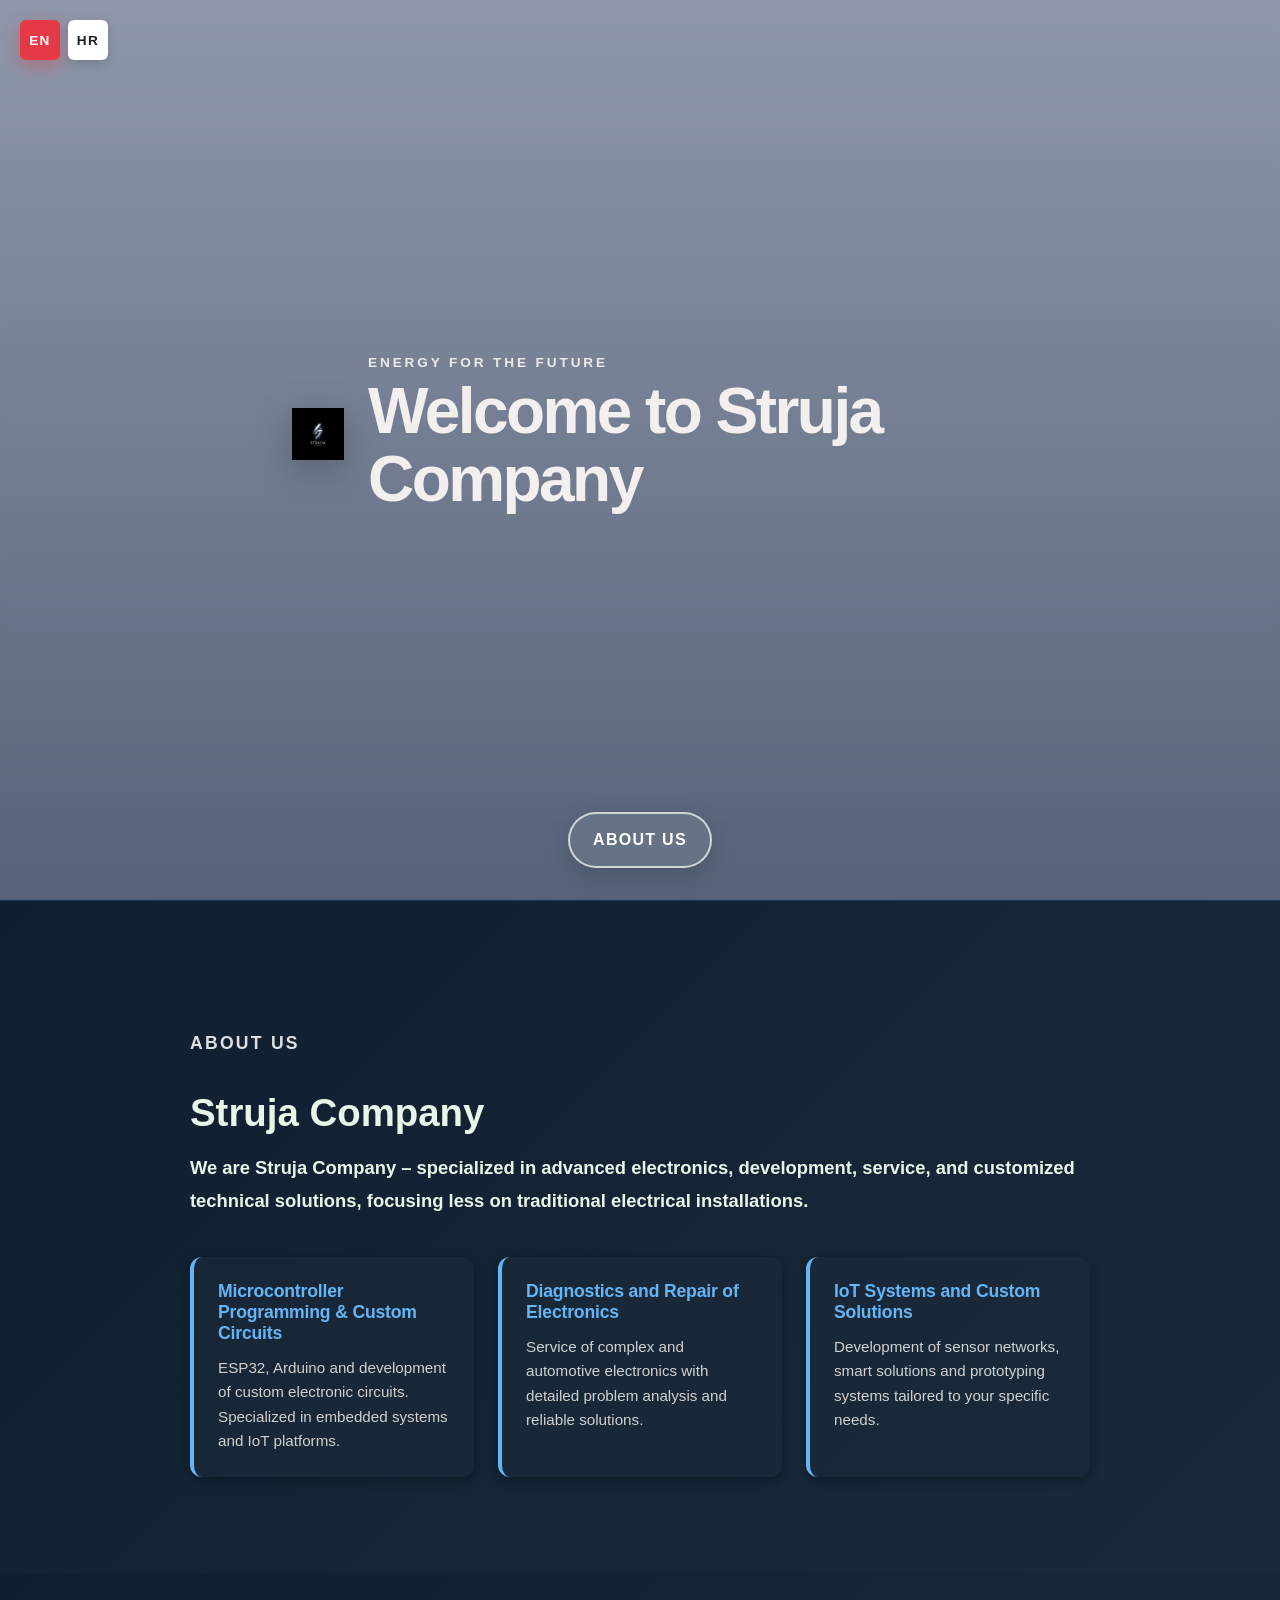
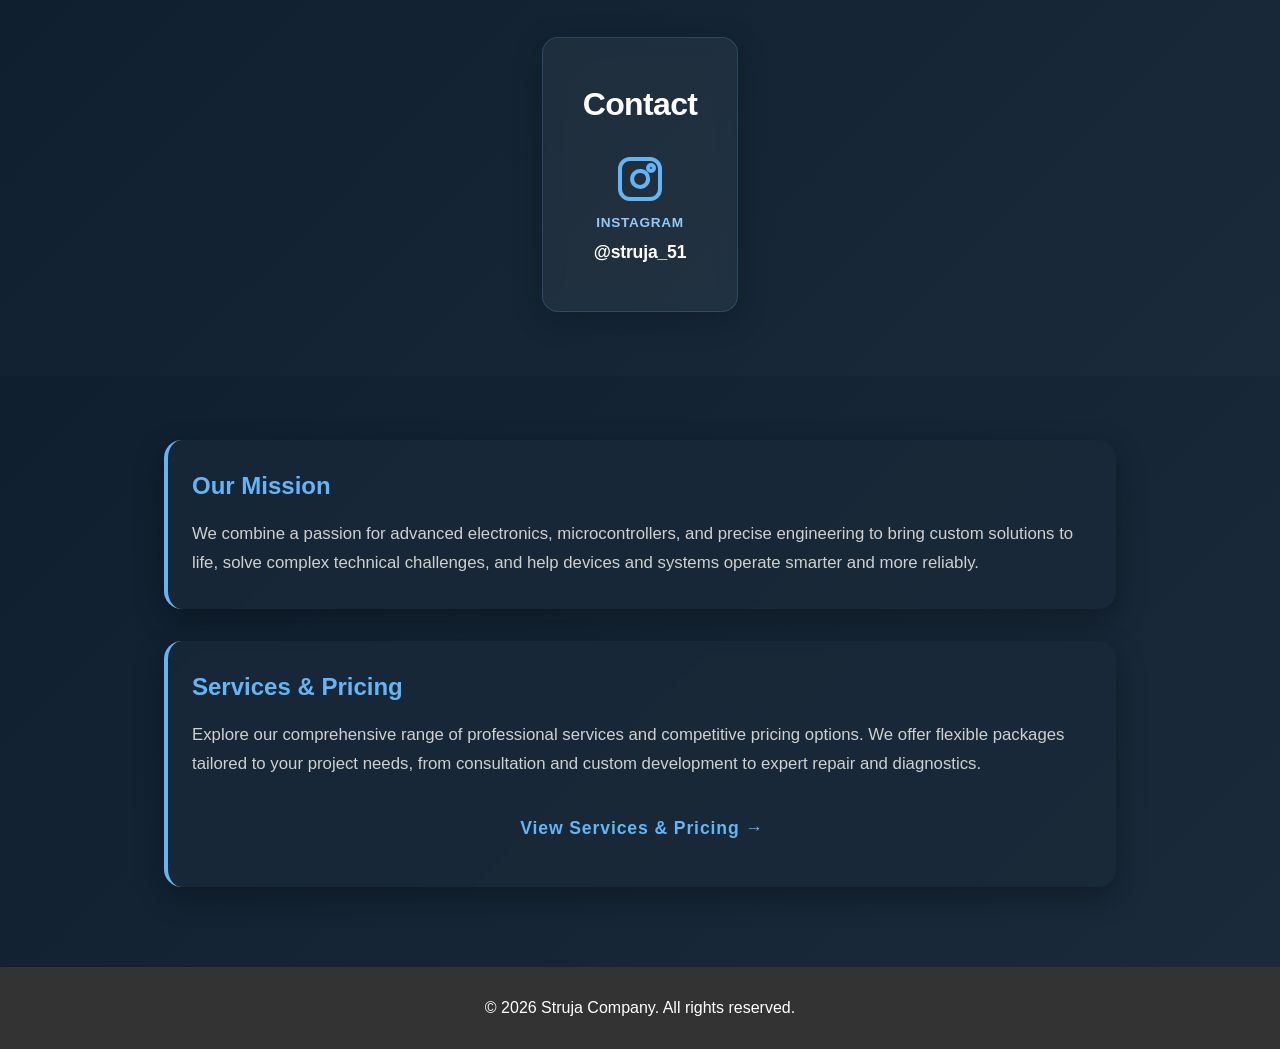
<file: index.html>
<!DOCTYPE html>
<html lang="en">
<head>
    <meta charset="UTF-8">
    <meta name="viewport" content="width=device-width, initial-scale=1.0">
    <title>Struja Company</title>
    <link rel="stylesheet" href="css/styles.css?v=20260814-30">
    <!-- Google Translate -->
    <script type="text/javascript">
        function googleTranslateElementInit() {
            new google.translate.TranslateElement({pageLanguage: 'en', includedLanguages: 'en,hr'}, 'google_translate_element');
        }
    </script>
    <script type="text/javascript" src="https://translate.google.com/translate_a/element.js?cb=googleTranslateElementInit"></script>
</head>
<body>
    <div id="google_translate_element" style="display:none;"></div>
    <div class="language-switcher">
        <button class="lang-btn active" data-lang="en">EN</button>
        <button class="lang-btn" data-lang="hr">HR</button>
    </div>

    <header class="hero" id="top">
        <div class="hero-inner">
            <img src="assets/logo.png" alt="Struja Company Logo" class="hero-logo">
            <div class="hero-text">
                <p class="eyebrow" data-i18n="Energy for the future">Energy for the future</p>
                <h1><span class="full-title" data-i18n="Welcome to Struja Company">Welcome to Struja Company</span><span class="collapsed-title" data-i18n="Struja Company">Struja Company</span></h1>
            </div>
        </div>

        <a href="#about" class="scroll-indicator" aria-label="Go to About Us">
            <span data-i18n="About us">About us</span>
        </a>
    </header>

    <section class="workspace" id="about">
        <div class="workspace-inner">
            <p class="workspace-kicker" data-i18n="About Us">About Us</p>
            <h2 data-i18n="Struja Company">Struja Company</h2>
            <p class="about-intro"><strong data-i18n="We are Struja Company – specialized in advanced electronics, development, service, and customized technical solutions, focusing less on traditional electrical installations.">We are Struja Company – specialized in advanced electronics, development, service, and customized technical solutions, focusing less on traditional electrical installations.</strong></p>
            
            <div class="about-services">
                <div class="service-item">
                    <h3 data-i18n="Microcontroller Programming & Custom Circuits">Microcontroller Programming & Custom Circuits</h3>
                    <p data-i18n="ESP32, Arduino and development of custom electronic circuits. Specialized in embedded systems and IoT platforms.">ESP32, Arduino and development of custom electronic circuits. Specialized in embedded systems and IoT platforms.</p>
                </div>
                <div class="service-item">
                    <h3 data-i18n="Diagnostics and Repair of Electronics">Diagnostics and Repair of Electronics</h3>
                    <p data-i18n="Service of complex and automotive electronics with detailed problem analysis and reliable solutions.">Service of complex and automotive electronics with detailed problem analysis and reliable solutions.</p>
                </div>
                <div class="service-item">
                    <h3 data-i18n="IoT Systems and Custom Solutions">IoT Systems and Custom Solutions</h3>
                    <p data-i18n="Development of sensor networks, smart solutions and prototyping systems tailored to your specific needs.">Development of sensor networks, smart solutions and prototyping systems tailored to your specific needs.</p>
                </div>
            </div>
        </div>
    </section>

    <section class="contact-section">
        <div class="contact-section-inner">
            <div class="contact-card">
                <h3 class="contact-title" data-i18n="Contact">Contact</h3>
                <div class="contact-social">
                    <div class="social-item">
                        <svg class="social-icon" viewBox="0 0 24 24" fill="none" stroke="currentColor" stroke-width="2">
                            <rect x="2" y="2" width="20" height="20" rx="5" ry="5"></rect>
                            <path d="M16 11.37A4 4 0 1 1 12.63 8 4 4 0 0 1 16 11.37z"></path>
                            <circle cx="17.5" cy="6.5" r="1.5"></circle>
                        </svg>
                        <p class="social-name">Instagram</p>
                        <a href="https://instagram.com/struja_51" target="_blank" rel="noreferrer" class="social-link" data-i18n="struja_51">@struja_51</a>
                    </div>
                </div>
            </div>
        </div>
    </section>

    <main id="content">
        <section class="content-block">
            <h2 data-i18n="Our Mission">Our Mission</h2>
            <p data-i18n="We combine a passion for advanced electronics, microcontrollers, and precise engineering to bring custom solutions to life, solve complex technical challenges, and help devices and systems operate smarter and more reliably.">We combine a passion for advanced electronics, microcontrollers, and precise engineering to bring custom solutions to life, solve complex technical challenges, and help devices and systems operate smarter and more reliably.</p>
        </section>

        <section class="content-block">
            <h2 data-i18n="Services & Pricing">Services & Pricing</h2>
            <p data-i18n="Explore our comprehensive range of professional services and competitive pricing options. We offer flexible packages tailored to your project needs, from consultation and custom development to expert repair and diagnostics.">Explore our comprehensive range of professional services and competitive pricing options. We offer flexible packages tailored to your project needs, from consultation and custom development to expert repair and diagnostics.</p>
            <div style="text-align: center; margin-top: 1.5rem;">
                <a href="services.html" class="nav-link" style="font-size: 1.1rem; padding: 1rem 2rem;" data-i18n="View Services & Pricing →">View Services & Pricing →</a>
            </div>
        </section>
    </main>

    <footer>
        <p>&copy; 2026 Struja Company. All rights reserved.</p>
    </footer>

    <div class="floating-bubble" id="floatingBubble" aria-label="Scroll up to hero">
        <svg class="bubble-arrow" viewBox="0 0 24 24" width="24" height="24">
            <path d="M12 4l-6 6h4v10h4V10h4z" fill="currentColor"/>
        </svg>
    </div>
    <script src="js/main.js?v=20260814-10"></script>
    <script src="js/google-translate.js"></script>
</body>
</html>
</file>
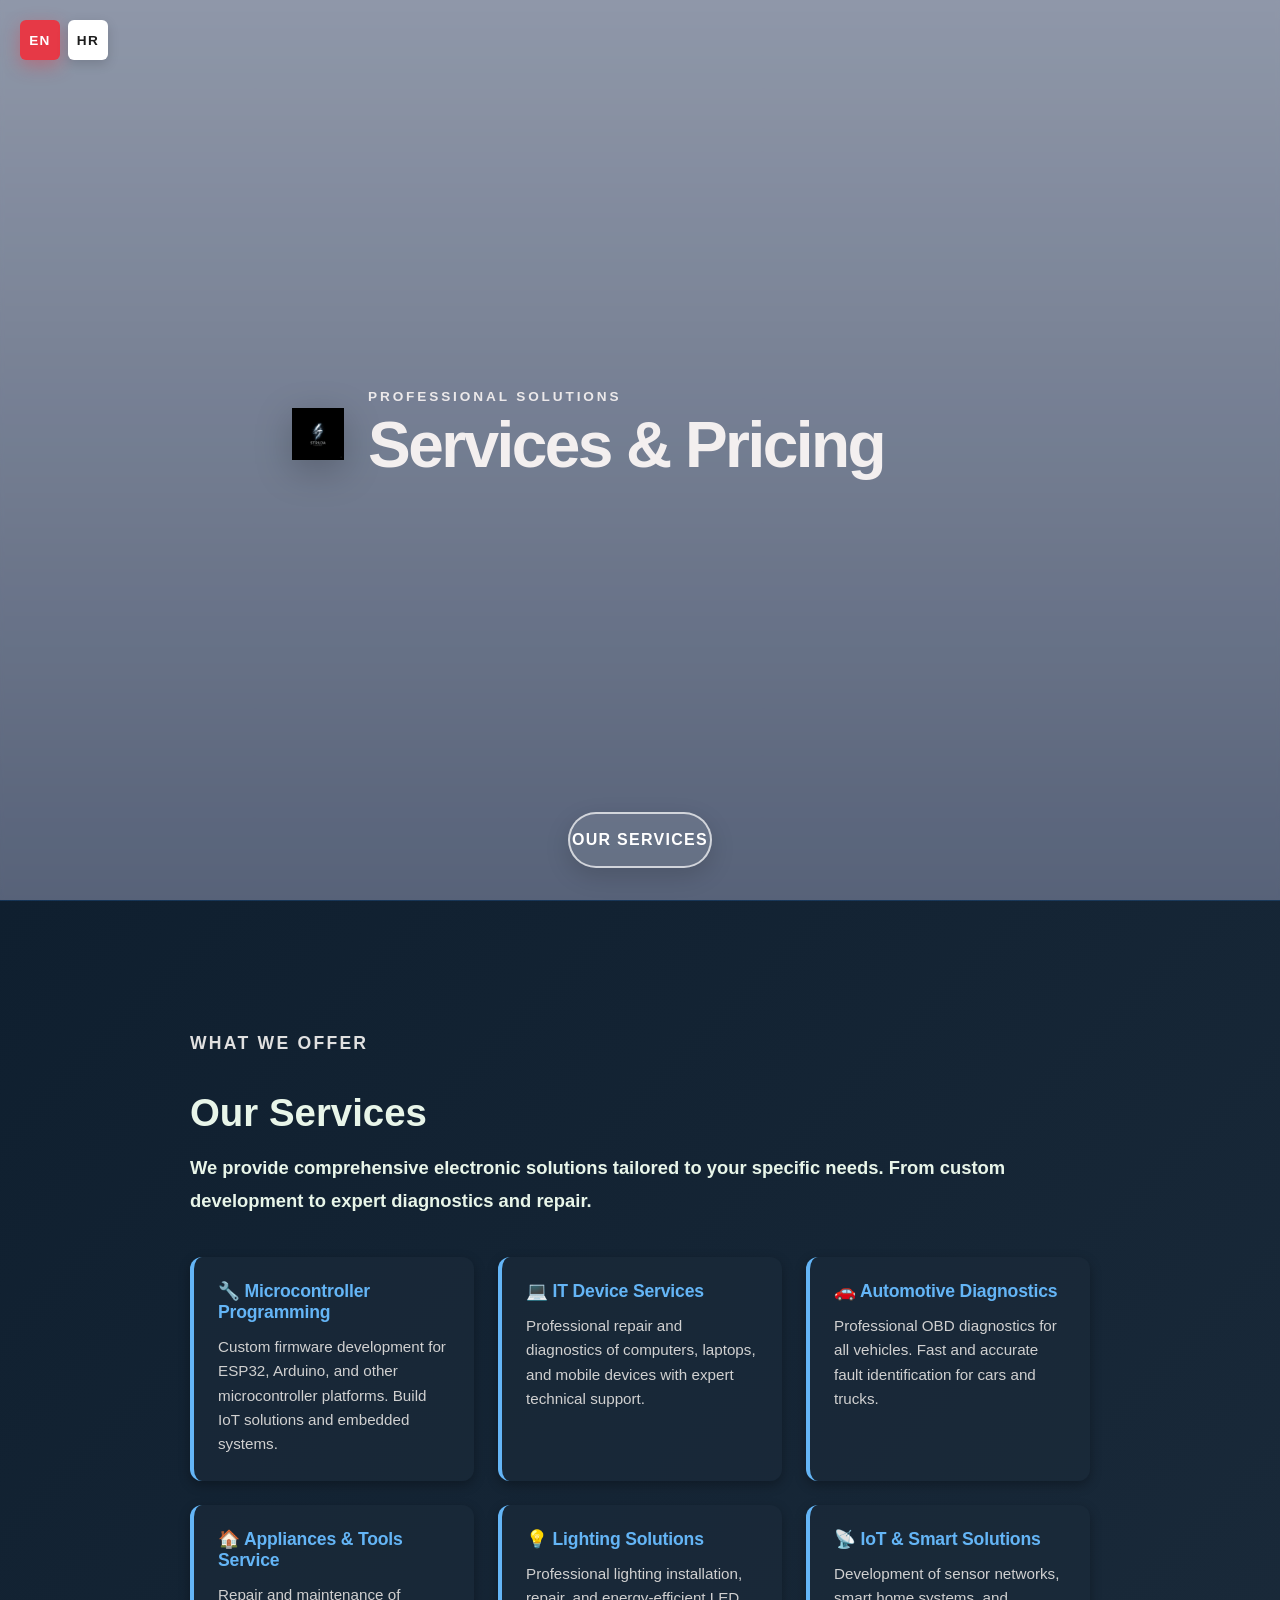
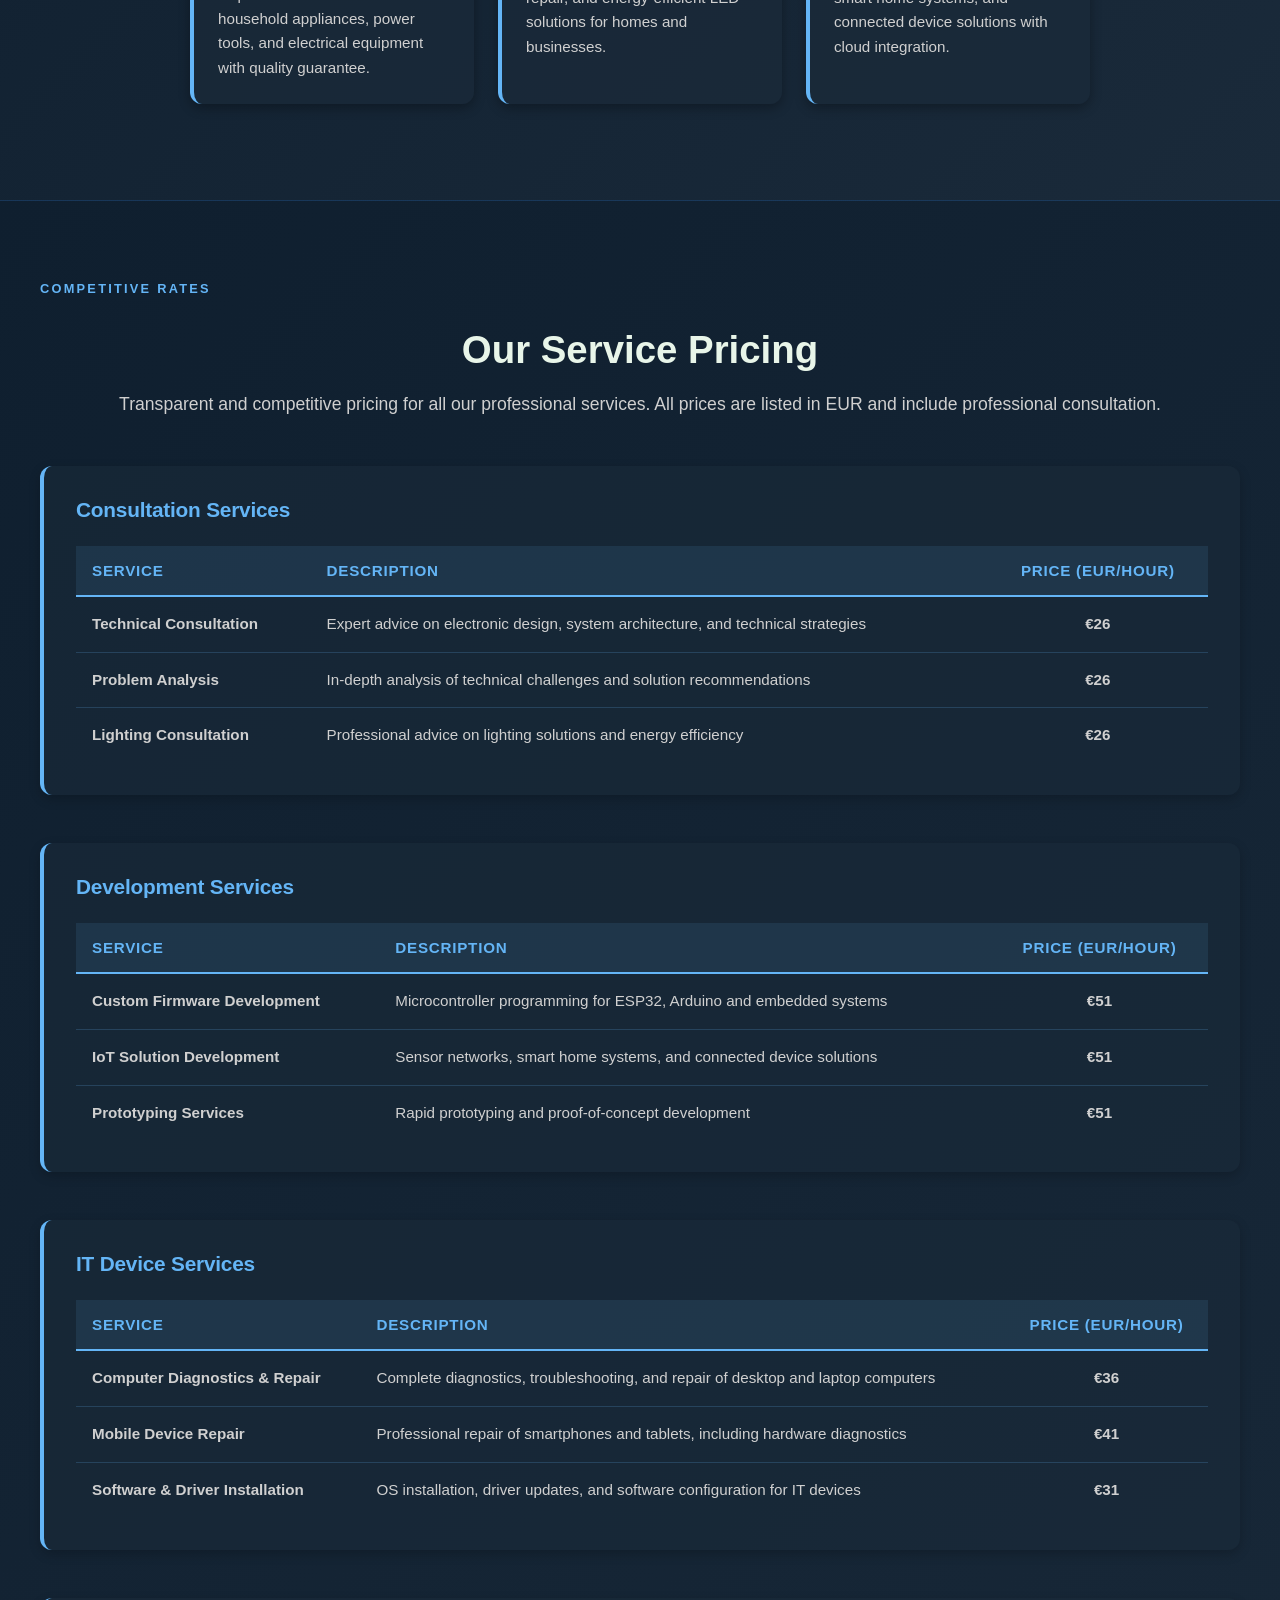
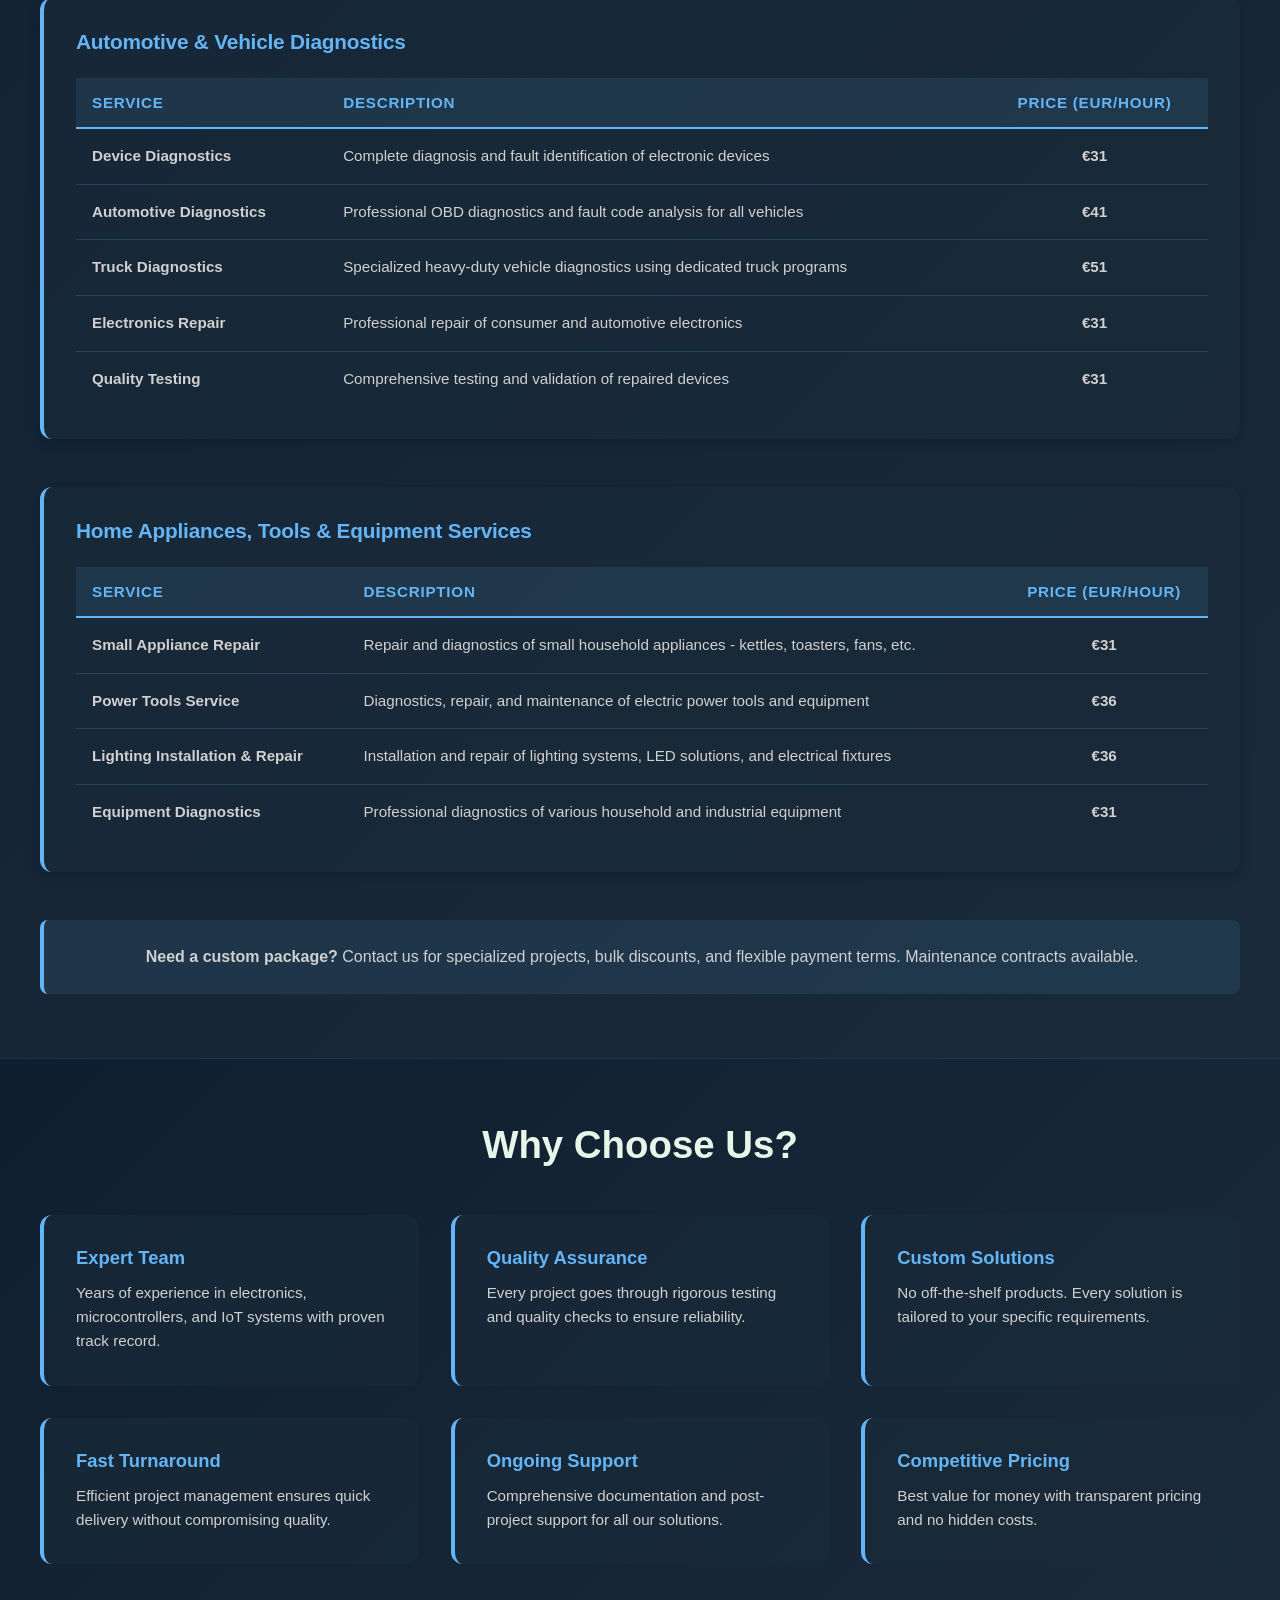
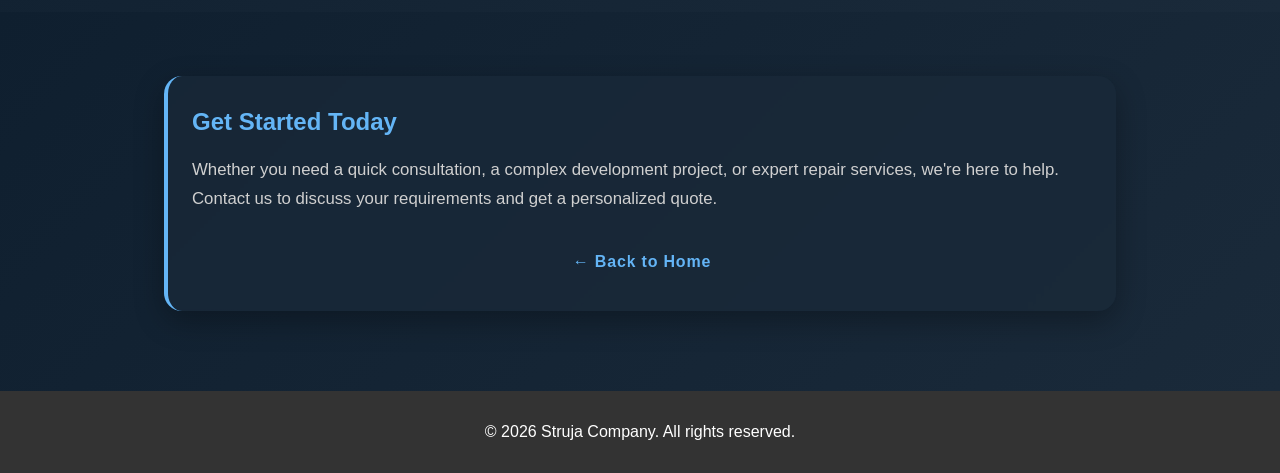
<file: services.html>
<!DOCTYPE html>
<html lang="en">
<head>
    <meta charset="UTF-8">
    <meta name="viewport" content="width=device-width, initial-scale=1.0">
    <title>Services & Pricing - Struja Company</title>
    <link rel="stylesheet" href="css/styles.css?v=20260814-30">
    <!-- Google Translate -->
    <script type="text/javascript">
        function googleTranslateElementInit() {
            new google.translate.TranslateElement({pageLanguage: 'en', includedLanguages: 'en,hr'}, 'google_translate_element');
        }
    </script>
    <script type="text/javascript" src="https://translate.google.com/translate_a/element.js?cb=googleTranslateElementInit"></script>
</head>
<body>
    <div id="google_translate_element" style="display:none;"></div>
    <div class="language-switcher">
        <button class="lang-btn active" data-lang="en">EN</button>
        <button class="lang-btn" data-lang="hr">HR</button>
    </div>

    <header class="hero" id="top">
        <div class="hero-inner">
            <img src="assets/logo.png" alt="Struja Company Logo" class="hero-logo">
            <div class="hero-text">
                <p class="eyebrow" data-i18n="Professional Solutions">Professional Solutions</p>
                <h1><span class="full-title" data-i18n="Services & Pricing">Services & Pricing</span><span class="collapsed-title" data-i18n="Services">Services</span></h1>
            </div>
        </div>

        <a href="#services" class="scroll-indicator" aria-label="Go to Services">
            <span data-i18n="Our Services">Our Services</span>
        </a>
    </header>

    <section class="workspace" id="services">
        <div class="workspace-inner">
            <p class="workspace-kicker" data-i18n="What We Offer">What We Offer</p>
            <h2 data-i18n="Our Services">Our Services</h2>
            <p class="about-intro"><strong data-i18n="We provide comprehensive electronic solutions tailored to your specific needs. From custom development to expert diagnostics and repair.">We provide comprehensive electronic solutions tailored to your specific needs. From custom development to expert diagnostics and repair.</strong></p>
            
            <div class="about-services">
                <div class="service-item">
                    <h3 data-i18n="🔧 Microcontroller Programming">🔧 Microcontroller Programming</h3>
                    <p data-i18n="Custom firmware development for ESP32, Arduino, and other microcontroller platforms. Build IoT solutions and embedded systems.">Custom firmware development for ESP32, Arduino, and other microcontroller platforms. Build IoT solutions and embedded systems.</p>
                </div>
                <div class="service-item">
                    <h3 data-i18n="💻 IT Device Services">💻 IT Device Services</h3>
                    <p data-i18n="Professional repair and diagnostics of computers, laptops, and mobile devices with expert technical support.">Professional repair and diagnostics of computers, laptops, and mobile devices with expert technical support.</p>
                </div>
                <div class="service-item">
                    <h3 data-i18n="🚗 Automotive Diagnostics">🚗 Automotive Diagnostics</h3>
                    <p data-i18n="Professional OBD diagnostics for all vehicles. Fast and accurate fault identification for cars and trucks.">Professional OBD diagnostics for all vehicles. Fast and accurate fault identification for cars and trucks.</p>
                </div>
                <div class="service-item">
                    <h3 data-i18n="🏠 Appliances & Tools Service">🏠 Appliances & Tools Service</h3>
                    <p data-i18n="Repair and maintenance of household appliances, power tools, and electrical equipment with quality guarantee.">Repair and maintenance of household appliances, power tools, and electrical equipment with quality guarantee.</p>
                </div>
                <div class="service-item">
                    <h3 data-i18n="💡 Lighting Solutions">💡 Lighting Solutions</h3>
                    <p data-i18n="Professional lighting installation, repair, and energy-efficient LED solutions for homes and businesses.">Professional lighting installation, repair, and energy-efficient LED solutions for homes and businesses.</p>
                </div>
                <div class="service-item">
                    <h3 data-i18n="📡 IoT & Smart Solutions">📡 IoT & Smart Solutions</h3>
                    <p data-i18n="Development of sensor networks, smart home systems, and connected device solutions with cloud integration.">Development of sensor networks, smart home systems, and connected device solutions with cloud integration.</p>
                </div>
            </div>
        </div>
    </section>

    <section class="pricing-section">
        <div class="pricing-inner">
            <p class="workspace-kicker" data-i18n="Competitive Rates">Competitive Rates</p>
            <h2 data-i18n="Our Service Pricing">Our Service Pricing</h2>
            <p class="pricing-intro" data-i18n="Transparent and competitive pricing for all our professional services. All prices are listed in EUR and include professional consultation.">Transparent and competitive pricing for all our professional services. All prices are listed in EUR and include professional consultation.</p>
            
            <!-- Consultation Services -->
            <div class="pricing-group">
                <h3 class="group-title" data-i18n="Consultation Services">Consultation Services</h3>
                <table class="pricing-table">
                    <thead>
                        <tr>
                            <th data-i18n="Service">Service</th>
                            <th data-i18n="Description">Description</th>
                            <th class="price-col" data-i18n="Price (EUR/hour)">Price (EUR/hour)</th>
                        </tr>
                    </thead>
                    <tbody>
                        <tr>
                            <td><strong data-i18n="Technical Consultation">Technical Consultation</strong></td>
                            <td data-i18n="Expert advice on electronic design, system architecture, and technical strategies">Expert advice on electronic design, system architecture, and technical strategies</td>
                            <td class="price-cell">€26</td>
                        </tr>
                        <tr>
                            <td><strong data-i18n="Problem Analysis">Problem Analysis</strong></td>
                            <td data-i18n="In-depth analysis of technical challenges and solution recommendations">In-depth analysis of technical challenges and solution recommendations</td>
                            <td class="price-cell">€26</td>
                        </tr>
                        <tr>
                            <td><strong data-i18n="Lighting Consultation">Lighting Consultation</strong></td>
                            <td data-i18n="Professional advice on lighting solutions and energy efficiency">Professional advice on lighting solutions and energy efficiency</td>
                            <td class="price-cell">€26</td>
                        </tr>
                    </tbody>
                </table>
            </div>

            <!-- Development Services -->
            <div class="pricing-group">
                <h3 class="group-title" data-i18n="Development Services">Development Services</h3>
                <table class="pricing-table">
                    <thead>
                        <tr>
                            <th data-i18n="Service">Service</th>
                            <th data-i18n="Description">Description</th>
                            <th class="price-col" data-i18n="Price (EUR/hour)">Price (EUR/hour)</th>
                        </tr>
                    </thead>
                    <tbody>
                        <tr>
                            <td><strong data-i18n="Custom Firmware Development">Custom Firmware Development</strong></td>
                            <td data-i18n="Microcontroller programming for ESP32, Arduino and embedded systems">Microcontroller programming for ESP32, Arduino and embedded systems</td>
                            <td class="price-cell">€51</td>
                        </tr>
                        <tr>
                            <td><strong data-i18n="IoT Solution Development">IoT Solution Development</strong></td>
                            <td data-i18n="Sensor networks, smart home systems, and connected device solutions">Sensor networks, smart home systems, and connected device solutions</td>
                            <td class="price-cell">€51</td>
                        </tr>
                        <tr>
                            <td><strong data-i18n="Prototyping Services">Prototyping Services</strong></td>
                            <td data-i18n="Rapid prototyping and proof-of-concept development">Rapid prototyping and proof-of-concept development</td>
                            <td class="price-cell">€51</td>
                        </tr>
                    </tbody>
                </table>
            </div>

            <!-- IT Device Services -->
            <div class="pricing-group">
                <h3 class="group-title" data-i18n="IT Device Services">IT Device Services</h3>
                <table class="pricing-table">
                    <thead>
                        <tr>
                            <th data-i18n="Service">Service</th>
                            <th data-i18n="Description">Description</th>
                            <th class="price-col" data-i18n="Price (EUR/hour)">Price (EUR/hour)</th>
                        </tr>
                    </thead>
                    <tbody>
                        <tr>
                            <td><strong data-i18n="Computer Diagnostics & Repair">Computer Diagnostics & Repair</strong></td>
                            <td data-i18n="Complete diagnostics, troubleshooting, and repair of desktop and laptop computers">Complete diagnostics, troubleshooting, and repair of desktop and laptop computers</td>
                            <td class="price-cell">€36</td>
                        </tr>
                        <tr>
                            <td><strong data-i18n="Mobile Device Repair">Mobile Device Repair</strong></td>
                            <td data-i18n="Professional repair of smartphones and tablets, including hardware diagnostics">Professional repair of smartphones and tablets, including hardware diagnostics</td>
                            <td class="price-cell">€41</td>
                        </tr>
                        <tr>
                            <td><strong data-i18n="Software & Driver Installation">Software & Driver Installation</strong></td>
                            <td data-i18n="OS installation, driver updates, and software configuration for IT devices">OS installation, driver updates, and software configuration for IT devices</td>
                            <td class="price-cell">€31</td>
                        </tr>
                    </tbody>
                </table>
            </div>

            <!-- Repair & Diagnostics Services -->
            <div class="pricing-group">
                <h3 class="group-title" data-i18n="Automotive & Vehicle Diagnostics">Automotive & Vehicle Diagnostics</h3>
                <table class="pricing-table">
                    <thead>
                        <tr>
                            <th data-i18n="Service">Service</th>
                            <th data-i18n="Description">Description</th>
                            <th class="price-col" data-i18n="Price (EUR/hour)">Price (EUR/hour)</th>
                        </tr>
                    </thead>
                    <tbody>
                        <tr>
                            <td><strong data-i18n="Device Diagnostics">Device Diagnostics</strong></td>
                            <td data-i18n="Complete diagnosis and fault identification of electronic devices">Complete diagnosis and fault identification of electronic devices</td>
                            <td class="price-cell">€31</td>
                        </tr>
                        <tr>
                            <td><strong data-i18n="Automotive Diagnostics">Automotive Diagnostics</strong></td>
                            <td data-i18n="Professional OBD diagnostics and fault code analysis for all vehicles">Professional OBD diagnostics and fault code analysis for all vehicles</td>
                            <td class="price-cell">€41</td>
                        </tr>
                        <tr>
                            <td><strong data-i18n="Truck Diagnostics">Truck Diagnostics</strong></td>
                            <td data-i18n="Specialized heavy-duty vehicle diagnostics using dedicated truck programs">Specialized heavy-duty vehicle diagnostics using dedicated truck programs</td>
                            <td class="price-cell">€51</td>
                        </tr>
                        <tr>
                            <td><strong data-i18n="Electronics Repair">Electronics Repair</strong></td>
                            <td data-i18n="Professional repair of consumer and automotive electronics">Professional repair of consumer and automotive electronics</td>
                            <td class="price-cell">€31</td>
                        </tr>
                        <tr>
                            <td><strong data-i18n="Quality Testing">Quality Testing</strong></td>
                            <td data-i18n="Comprehensive testing and validation of repaired devices">Comprehensive testing and validation of repaired devices</td>
                            <td class="price-cell">€31</td>
                        </tr>
                    </tbody>
                </table>
            </div>

            <!-- Home Appliances & Equipment Services -->
            <div class="pricing-group">
                <h3 class="group-title" data-i18n="Home Appliances, Tools & Equipment Services">Home Appliances, Tools & Equipment Services</h3>
                <table class="pricing-table">
                    <thead>
                        <tr>
                            <th data-i18n="Service">Service</th>
                            <th data-i18n="Description">Description</th>
                            <th class="price-col" data-i18n="Price (EUR/hour)">Price (EUR/hour)</th>
                        </tr>
                    </thead>
                    <tbody>
                        <tr>
                            <td><strong data-i18n="Small Appliance Repair">Small Appliance Repair</strong></td>
                            <td data-i18n="Repair and diagnostics of small household appliances - kettles, toasters, fans, etc.">Repair and diagnostics of small household appliances - kettles, toasters, fans, etc.</td>
                            <td class="price-cell">€31</td>
                        </tr>
                        <tr>
                            <td><strong data-i18n="Power Tools Service">Power Tools Service</strong></td>
                            <td data-i18n="Diagnostics, repair, and maintenance of electric power tools and equipment">Diagnostics, repair, and maintenance of electric power tools and equipment</td>
                            <td class="price-cell">€36</td>
                        </tr>
                        <tr>
                            <td><strong data-i18n="Lighting Installation & Repair">Lighting Installation & Repair</strong></td>
                            <td data-i18n="Installation and repair of lighting systems, LED solutions, and electrical fixtures">Installation and repair of lighting systems, LED solutions, and electrical fixtures</td>
                            <td class="price-cell">€36</td>
                        </tr>
                        <tr>
                            <td><strong data-i18n="Equipment Diagnostics">Equipment Diagnostics</strong></td>
                            <td data-i18n="Professional diagnostics of various household and industrial equipment">Professional diagnostics of various household and industrial equipment</td>
                            <td class="price-cell">€31</td>
                        </tr>
                    </tbody>
                </table>
            </div>

            <div class="pricing-note">
                <p><strong data-i18n="Need a custom package?">Need a custom package?</strong> <span data-i18n="Contact us for specialized projects, bulk discounts, and flexible payment terms. Maintenance contracts available.">Contact us for specialized projects, bulk discounts, and flexible payment terms. Maintenance contracts available.</span></p>
            </div>
        </div>
    </section>

    <section class="services-details">
        <div class="services-details-inner">
            <h2 data-i18n="Why Choose Us?">Why Choose Us?</h2>
            <div class="details-grid">
                <div class="detail-item">
                    <h4 data-i18n="Expert Team">Expert Team</h4>
                    <p data-i18n="Years of experience in electronics, microcontrollers, and IoT systems with proven track record.">Years of experience in electronics, microcontrollers, and IoT systems with proven track record.</p>
                </div>
                <div class="detail-item">
                    <h4 data-i18n="Quality Assurance">Quality Assurance</h4>
                    <p data-i18n="Every project goes through rigorous testing and quality checks to ensure reliability.">Every project goes through rigorous testing and quality checks to ensure reliability.</p>
                </div>
                <div class="detail-item">
                    <h4 data-i18n="Custom Solutions">Custom Solutions</h4>
                    <p data-i18n="No off-the-shelf products. Every solution is tailored to your specific requirements.">No off-the-shelf products. Every solution is tailored to your specific requirements.</p>
                </div>
                <div class="detail-item">
                    <h4 data-i18n="Fast Turnaround">Fast Turnaround</h4>
                    <p data-i18n="Efficient project management ensures quick delivery without compromising quality.">Efficient project management ensures quick delivery without compromising quality.</p>
                </div>
                <div class="detail-item">
                    <h4 data-i18n="Ongoing Support">Ongoing Support</h4>
                    <p data-i18n="Comprehensive documentation and post-project support for all our solutions.">Comprehensive documentation and post-project support for all our solutions.</p>
                </div>
                <div class="detail-item">
                    <h4 data-i18n="Competitive Pricing">Competitive Pricing</h4>
                    <p data-i18n="Best value for money with transparent pricing and no hidden costs.">Best value for money with transparent pricing and no hidden costs.</p>
                </div>
            </div>
        </div>
    </section>

    <main id="content">
        <section class="content-block">
            <h2 data-i18n="Get Started Today">Get Started Today</h2>
            <p data-i18n="Whether you need a quick consultation, a complex development project, or expert repair services, we're here to help. Contact us to discuss your requirements and get a personalized quote.">Whether you need a quick consultation, a complex development project, or expert repair services, we're here to help. Contact us to discuss your requirements and get a personalized quote.</p>
            <div style="text-align: center; margin-top: 2rem;">
                <a href="index.html" class="nav-link" data-i18n="Back to Home">← Back to Home</a>
            </div>
        </section>
    </main>

    <footer>
        <p>&copy; 2026 Struja Company. All rights reserved.</p>
    </footer>

    <div class="floating-bubble" id="floatingBubble" aria-label="Scroll up to hero">
        <svg class="bubble-arrow" viewBox="0 0 24 24" width="24" height="24">
            <path d="M12 4l-6 6h4v10h4V10h4z" fill="currentColor"/>
        </svg>
    </div>
    <script src="js/main.js?v=20260814-10"></script>
    <script src="js/google-translate.js"></script>
</body>
</html>
</file>
<file: css/styles.css>
html {
    scroll-behavior: auto;
    scroll-padding-top: 80px;
}

/* Google Translate Widget - Hidden */
#google_translate_element {
    display: none !important;
    visibility: hidden !important;
    height: 0;
    width: 0;
    overflow: hidden;
}

/* Hide Google Translate default toolbar */
.goog-te-banner-frame {
    display: none !important;
}

body {
    top: 0 !important;
}

.goog-te-combo {
    display: none !important;
}

.goog-te-gadget {
    display: none !important;
}

.skiptranslate {
    display: none !important;
}

/* Language Switcher */
.language-switcher {
    position: fixed;
    top: 20px;
    left: 20px;
    display: flex;
    gap: 0.5rem;
    z-index: 200;
}

.lang-btn {
    width: 40px;
    height: 40px;
    border: none;
    border-radius: 6px;
    font-size: 0.85rem;
    font-weight: 700;
    letter-spacing: 0.1em;
    cursor: pointer;
    transition: all 0.3s ease;
    background-color: white;
    color: #1d1d1d;
    box-shadow: 0 4px 12px rgba(0, 0, 0, 0.15);
}

.lang-btn.active {
    background-color: #e63946;
    color: white;
    box-shadow: 0 6px 18px rgba(230, 57, 70, 0.4);
}

.lang-btn:not(.active):hover {
    background-color: #f0f0f0;
    transform: translateY(-2px);
}

.lang-btn.active:hover {
    background-color: #d62828;
    transform: translateY(-2px);
}

@media (max-width: 768px) {
    .language-switcher {
        top: 15px;
        left: 15px;
        gap: 0.4rem;
    }

    .lang-btn {
        width: 36px;
        height: 36px;
        font-size: 0.75rem;
    }
}

/* Language-specific styles */
body.lang-hr {
    /* Croatian language optimizations */
    --letter-spacing-normal: 0.02em;
    --line-height-normal: 1.75;
}

body.lang-hr h1,
body.lang-hr h2,
body.lang-hr h3,
body.lang-hr h4 {
    letter-spacing: var(--letter-spacing-normal);
}

body.lang-hr p,
body.lang-hr td,
body.lang-hr li {
    line-height: var(--line-height-normal);
    letter-spacing: 0.01em;
}

body.lang-en {
    /* English language optimizations */
    --letter-spacing-normal: 0em;
    --line-height-normal: 1.6;
}

body.lang-en h1,
body.lang-en h2,
body.lang-en h3,
body.lang-en h4 {
    letter-spacing: var(--letter-spacing-normal);
}

body.lang-en p,
body.lang-en td,
body.lang-en li {
    line-height: var(--line-height-normal);
    letter-spacing: 0em;
}

body {
    font-family: Arial, sans-serif;
    margin: 0;
    padding: 0;
    background-color: #f4f4f4;
    color: #1d1d1d;
    overflow-x: hidden;
}

.hero {
    position: relative;
    top: 0;
    left: 0;
    width: 100%;
    z-index: 10;
    height: 100vh;
    min-height: 100vh;
    display: flex;
    align-items: center;
    justify-content: center;
    background-image:
        linear-gradient(rgba(1, 21, 63, 0.45), rgba(1, 18, 53, 0.7)),
        url('https://images.unsplash.com/photo-1644088379091-d574269d422f?q=80&w=1693&auto=format&fit=crop&ixlib=rb-4.1.0&ixid=M3wxMjA3fDB8MHxwaG90by1wYWdlfHx8fGVufDB8fHx8fA%3D%3D');
    background-size: cover;
    background-position: center;
    color: #f3efef;
    padding: 2rem 1.5rem 4rem;
    box-sizing: border-box;
    overflow: visible;
    transform: none;
    backface-visibility: visible;
}

.hero::before {
    content: "";
    position: absolute;
    inset: 0;
    background: rgba(255, 255, 255, 0.08);
    backdrop-filter: blur(2px);
    -webkit-backdrop-filter: blur(2px);
}

.hero-inner {
    width: min(1100px, 90%);
    display: flex;
    align-items: center;
    justify-content: center;
    gap: 1.5rem;
    flex-wrap: wrap;
    text-align: center;
    position: relative;
    z-index: 1;
}

.scroll-indicator {
    position: absolute;
    left: 50%;
    bottom: 2rem;
    transform: translateX(-50%);
    min-width: 140px;
    height: 52px;
    border-radius: 999px;
    border: 2px solid rgba(255, 255, 255, 0.7);
    display: flex;
    align-items: center;
    justify-content: center;
    color: #fff;
    text-decoration: none;
    font-size: 1rem;
    font-weight: 700;
    letter-spacing: 0.08em;
    text-transform: uppercase;
    background: rgba(255, 255, 255, 0.08);
    box-shadow: 0 8px 25px rgba(0, 0, 0, 0.15);
    animation: none;
    z-index: 2;
    backface-visibility: visible;
}

.scroll-indicator:hover {
    background: rgba(255, 255, 255, 0.18);
}

.hero-logo {
    width: auto;
    height: 52px;
    max-width: 220px;
    display: block;
    object-fit: contain;
    transition: none;
    filter: drop-shadow(0 10px 18px rgba(0, 0, 0, 0.22));
}

.hero-text {
    max-width: 620px;
    text-align: left;
    flex: 1 1 420px;
    transition: none;
}

.eyebrow {
    margin: 0 0 0.5rem;
    font-size: 0.85rem;
    letter-spacing: 0.18rem;
    text-transform: uppercase;
    opacity: 0.95;
    font-weight: 700;
}

h1 {
    font-size: clamp(2.7rem, 5vw, 5.2rem);
    line-height: 1.05;
    margin: 0;
    letter-spacing: -0.04em;
    transition: none;
}

body.scrolled .hero {
    background-image:
        linear-gradient(rgba(14, 29, 60, 0.45), rgba(11, 19, 35, 0.7)),
        url('https://images.unsplash.com/photo-1644088379091-d574269d422f?q=80&w=1693&auto=format&fit=crop&ixlib=rb-4.1.0&ixid=M3wxMjA3fDB8MHxwaG90by1wYWdlfHx8fGVufDB8fHx8fA%3D%3D');
    box-shadow: none;
    transform: none !important;
}

body.scrolled .hero-inner {
    width: min(1100px, 90%);
    justify-content: center;
    gap: 1.5rem;
    text-align: center;
    transform: none !important;
}

body.scrolled .hero-logo {
    width: min(22vw, 180px);
    max-width: 180px;
    height: auto;
    order: 0;
    transform: none !important;
}

body.scrolled .hero-text {
    max-width: 620px;
    text-align: left;
    flex: 1 1 420px;
    transform: none !important;
}

body.scrolled .eyebrow {
    display: block;
}

body.scrolled h1 {
    font-size: clamp(2.7rem, 5vw, 5.2rem);
    line-height: 1.05;
    letter-spacing: -0.04em;
    text-transform: none;
    font-weight: 700;
    transform: none !important;
}

body.collapsed .hero {
    position: fixed;
    top: 0;
    left: 0;
    right: 0;
    width: 100%;
    height: auto;
    min-height: 60px;
    padding: 0.75rem 1.5rem !important;
    background-image:
        linear-gradient(rgba(14, 29, 60, 0.95), rgba(11, 19, 35, 0.95)),
        url('https://images.unsplash.com/photo-1497435334941-8c899ee9e8e9?auto=format&fit=crop&w=1600&q=80');
    background-size: cover;
    background-position: center;
    z-index: 100;
    box-shadow: 0 2px 10px rgba(0, 0, 0, 0.2);
}

body.collapsed .hero-inner {
    opacity: 1;
    transform: none;
    pointer-events: auto;
    width: 100%;
    gap: 1rem;
    justify-content: flex-end;
    align-items: center;
    flex-wrap: nowrap;
    text-align: right;
}

body.collapsed .hero-logo {
    width: 80px;
    height: auto;
    max-width: 80px;
    flex-shrink: 0;
    display: block;
    object-fit: contain;
}

body.collapsed .hero-text {
    flex: 0 1 auto;
    max-width: 300px;
}

body.collapsed .full-title {
    display: none;
}

body.collapsed .collapsed-title {
    display: inline;
}

.full-title {
    display: inline;
}

.collapsed-title {
    display: none;
}

body.collapsed .eyebrow {
    display: none;
}

body.collapsed h1 {
    font-size: 1rem;
    line-height: 1.2;
    margin: 0;
    letter-spacing: -0.02em;
}

body.collapsed .scroll-indicator {
    opacity: 0;
    pointer-events: none;
}

.workspace {
    padding: 5rem 1.5rem 4rem;
    background: linear-gradient(135deg, #0f1f2f 0%, #1a2a3a 100%);
    border-top: 1px solid rgba(31, 122, 224, 0.2);
    margin-top: 0;
    scroll-margin-top: 70px;
}

body.collapsed .workspace {
    margin-top: 0;
    padding-top: 8rem;
}

.workspace-inner {
    max-width: 900px;
    margin: 0 auto;
    background: transparent;
    border-radius: 24px;
    padding: 3rem 2rem 2rem;
    box-shadow: none;
}

body.collapsed .workspace-inner {
    padding-top: 5rem;
}

.workspace-kicker {
    margin: 0 0 0.5rem;
    padding-top: 0;
    color: #64b5f6;
    font-size: 0.8rem;
    font-weight: 700;
    letter-spacing: 0.14rem;
    text-transform: uppercase;
}

.workspace-inner h2 {
    margin: 2rem 0 1rem;
    padding-top: 0;
    color: #e8f5e9;
    font-size: clamp(2rem, 3vw, 3rem);
}

.workspace-inner p {
    margin: 0;
    color: #e0e0e0;
    font-size: 1.1rem;
    line-height: 1.7;
}

.about-intro {
    font-size: 1.15rem !important;
    color: #e8f5e9 !important;
    margin-bottom: 2.5rem !important;
    line-height: 1.8 !important;
}

.about-services {
    display: grid;
    grid-template-columns: repeat(auto-fit, minmax(280px, 1fr));
    gap: 1.5rem;
    margin-top: 2rem;
}

.service-item {
    background: rgba(26, 42, 58, 0.7);
    padding: 1.5rem;
    border-radius: 12px;
    border-left: 4px solid #64b5f6;
    box-shadow: 0 4px 12px rgba(0, 0, 0, 0.3);
}

.service-item h3 {
    margin: 0 0 0.75rem 0;
    color: #64b5f6;
    font-size: 1.1rem;
    font-weight: 700;
    letter-spacing: -0.01em;
}

.service-item p {
    margin: 0;
    color: #d0d0d0;
    font-size: 0.95rem;
    line-height: 1.6;
}

main {
    padding: 4rem 1.5rem 3rem;
    position: relative;
    z-index: 1;
    transition: none;
    margin-top: 0;
    background: linear-gradient(135deg, #0f1f2f 0%, #1a2a3a 100%);
}

.content-block {
    max-width: 900px;
    margin: 0 auto 2rem;
    padding: 2rem 1.5rem;
    background: rgba(26, 42, 58, 0.7);
    border-radius: 18px;
    box-shadow: 0 10px 30px rgba(0, 0, 0, 0.3);
    backdrop-filter: blur(1px);
    border-left: 4px solid #64b5f6;
}

.content-block h2 {
    margin-top: 0;
    color: #64b5f6;
}

.content-block p {
    font-size: 1.05rem;
    line-height: 1.7;
    margin: 0;
    color: #d0d0d0;
}

.floating-bubble {
    position: fixed;
    bottom: 2rem;
    right: 2rem;
    width: 60px;
    height: 60px;
    background: linear-gradient(135deg, #e8f4f8 0%, #d0e8f0 100%);
    border-radius: 50% 50% 50% 0;
    transform: rotate(-45deg);
    display: flex;
    align-items: center;
    justify-content: center;
    box-shadow: 0 8px 24px rgba(13, 59, 102, 0.25);
    cursor: pointer;
    opacity: 0;
    pointer-events: none;
    z-index: 20;
    border: 2px solid rgba(31, 122, 224, 0.3);
}

.floating-bubble.visible {
    opacity: 1;
    pointer-events: auto;
}

.bubble-arrow {
    width: 24px;
    height: 24px;
    color: #1f7ae0;
    transform: rotate(45deg);
}

.floating-bubble:hover {
    background: linear-gradient(135deg, #d0e8f0 0%, #b8dce8 100%);
    box-shadow: 0 12px 32px rgba(13, 59, 102, 0.35);
}

footer {
    background-color: #333;
    color: white;
    text-align: center;
    padding: 1rem;
    width: 100%;
    box-sizing: border-box;
}

/* Pricing Section Styles */
.pricing-section {
    padding: 5rem 1.5rem 4rem;
    background: linear-gradient(135deg, #0f1f2f 0%, #1a2a3a 100%);
    border-top: 1px solid rgba(31, 122, 224, 0.2);
    margin: 0;
}

.pricing-inner {
    max-width: 1200px;
    margin: 0 auto;
    padding: 0;
}

.pricing-inner h2 {
    margin: 2rem 0 1rem;
    color: #e8f5e9;
    font-size: clamp(2rem, 3vw, 3rem);
    text-align: center;
}

.pricing-intro {
    font-size: 1.1rem;
    color: #d0d0d0;
    text-align: center;
    margin-bottom: 3rem;
    line-height: 1.6;
}

/* Pricing Groups */
.pricing-group {
    margin-bottom: 3rem;
    background: rgba(26, 42, 58, 0.6);
    padding: 2rem;
    border-radius: 12px;
    border-left: 4px solid #64b5f6;
    box-shadow: 0 4px 12px rgba(0, 0, 0, 0.2);
}

.group-title {
    margin: 0 0 1.5rem 0;
    color: #64b5f6;
    font-size: 1.3rem;
    font-weight: 700;
    letter-spacing: -0.01em;
    text-transform: none;
}

/* Pricing Table */
.pricing-table {
    width: 100%;
    border-collapse: collapse;
    background: transparent;
}

.pricing-table thead {
    background: rgba(100, 181, 246, 0.1);
    border-bottom: 2px solid #64b5f6;
}

.pricing-table th {
    padding: 1rem;
    text-align: left;
    color: #64b5f6;
    font-weight: 700;
    font-size: 0.95rem;
    letter-spacing: 0.05em;
    text-transform: uppercase;
}

.pricing-table th.price-col {
    text-align: center;
}

.pricing-table td {
    padding: 1rem;
    border-bottom: 1px solid rgba(100, 181, 246, 0.2);
    color: #d0d0d0;
    font-size: 0.95rem;
    line-height: 1.5;
}

.pricing-table tbody tr:hover {
    background: rgba(100, 181, 246, 0.08);
}

.pricing-table tbody tr:last-child td {
    border-bottom: none;
}

.price-cell {
    text-align: center;
    font-weight: 700;
    color: #64b5f6;
    font-size: 1.1rem;
}

.pricing-note {
    background: rgba(100, 181, 246, 0.1);
    border-left: 4px solid #64b5f6;
    padding: 1.5rem;
    border-radius: 8px;
    margin: 3rem 0 0 0;
    text-align: center;
}

.pricing-note p {
    margin: 0;
    color: #d0d0d0;
    font-size: 1rem;
    line-height: 1.6;
}

/* Responsive Adjustments for Tables */
@media (max-width: 768px) {
    .pricing-group {
        padding: 1.5rem;
    }

    .pricing-table {
        font-size: 0.85rem;
    }

    .pricing-table th,
    .pricing-table td {
        padding: 0.75rem;
    }

    .group-title {
        font-size: 1.1rem;
    }
}

/* Services Details Section */
.services-details {
    padding: 4rem 1.5rem 3rem;
    background: linear-gradient(135deg, #0f1f2f 0%, #1a2a3a 100%);
    border-top: 1px solid rgba(31, 122, 224, 0.2);
}

.services-details-inner {
    max-width: 1200px;
    margin: 0 auto;
}

.services-details-inner h2 {
    text-align: center;
    color: #e8f5e9;
    font-size: clamp(1.8rem, 3vw, 2.5rem);
    margin: 0 0 3rem 0;
    margin-bottom: 3rem;
}

.details-grid {
    display: grid;
    grid-template-columns: repeat(auto-fit, minmax(280px, 1fr));
    gap: 2rem;
}

.detail-item {
    background: rgba(26, 42, 58, 0.6);
    padding: 2rem;
    border-radius: 12px;
    border-left: 4px solid #64b5f6;
    transition: all 0.3s ease;
}

.detail-item:hover {
    background: rgba(26, 42, 58, 0.8);
    transform: translateY(-4px);
    box-shadow: 0 8px 20px rgba(31, 122, 224, 0.2);
}

.detail-item h4 {
    margin: 0 0 0.75rem 0;
    color: #64b5f6;
    font-size: 1.15rem;
    font-weight: 700;
}

.detail-item p {
    margin: 0;
    color: #d0d0d0;
    font-size: 0.95rem;
    line-height: 1.6;
}

/* Navigation Link */
.nav-link {
    display: inline-block;
    color: #64b5f6;
    text-decoration: none;
    font-weight: 700;
    letter-spacing: 0.05em;
    transition: all 0.3s ease;
    padding: 0.5rem 1rem;
}

.nav-link:hover {
    color: #42a5f5;
    text-decoration: underline;
}

.contact-bubble {
    display: inline-flex;
    align-items: center;
    gap: 0.75rem;
    margin-top: 1.5rem;
    padding: 0.8rem 1.2rem;
    border-radius: 999px;
    background: linear-gradient(135deg, rgba(100, 181, 246, 0.18), rgba(230, 57, 70, 0.12));
    border: 1px solid rgba(100, 181, 246, 0.35);
    box-shadow: 0 8px 20px rgba(0, 0, 0, 0.18);
    width: fit-content;
}

.contact-label {
    font-size: 0.8rem;
    font-weight: 700;
    letter-spacing: 0.12em;
    text-transform: uppercase;
    color: #64b5f6;
}

.contact-link {
    color: #ffffff;
    text-decoration: none;
    font-weight: 700;
    font-size: 1rem;
    transition: color 0.2s ease;
}

.contact-link:hover {
    color: #64b5f6;
}

/* Contact Section */
.contact-section {
    background: linear-gradient(135deg, #0f1f2f 0%, #1a2a3a 100%);
    padding: 4rem 2rem;
    display: flex;
    justify-content: center;
    align-items: center;
}

.contact-section-inner {
    width: 100%;
    max-width: 1100px;
    display: flex;
    justify-content: center;
}

.contact-card {
    background: rgba(255, 255, 255, 0.05);
    backdrop-filter: blur(10px);
    border: 1px solid rgba(100, 181, 246, 0.2);
    border-radius: 16px;
    padding: 3rem 2.5rem;
    text-align: center;
    box-shadow: 0 8px 32px rgba(0, 0, 0, 0.2);
    max-width: 400px;
}

.contact-title {
    font-size: 2rem;
    font-weight: 700;
    color: #ffffff;
    margin: 0 0 2rem;
    letter-spacing: -0.02em;
}

.contact-social {
    display: flex;
    justify-content: center;
    gap: 1.5rem;
}

.social-item {
    display: flex;
    flex-direction: column;
    align-items: center;
    gap: 0.75rem;
}

.social-icon {
    width: 48px;
    height: 48px;
    color: #64b5f6;
    transition: all 0.3s ease;
}

.social-item:hover .social-icon {
    color: #90caf9;
    transform: scale(1.1);
}

.social-name {
    font-size: 0.85rem;
    font-weight: 600;
    letter-spacing: 0.05em;
    text-transform: uppercase;
    color: #90caf9;
    margin: 0;
}

.social-link {
    font-size: 1.1rem;
    font-weight: 700;
    color: #ffffff;
    text-decoration: none;
    transition: color 0.3s ease;
    letter-spacing: -0.01em;
}

.social-link:hover {
    color: #64b5f6;
}

@media (max-width: 768px) {
    .contact-section {
        padding: 3rem 1.5rem;
    }

    .contact-card {
        padding: 2rem 1.5rem;
    }

    .contact-title {
        font-size: 1.5rem;
    }

    .social-icon {
        width: 40px;
        height: 40px;
    }
}
</file>
